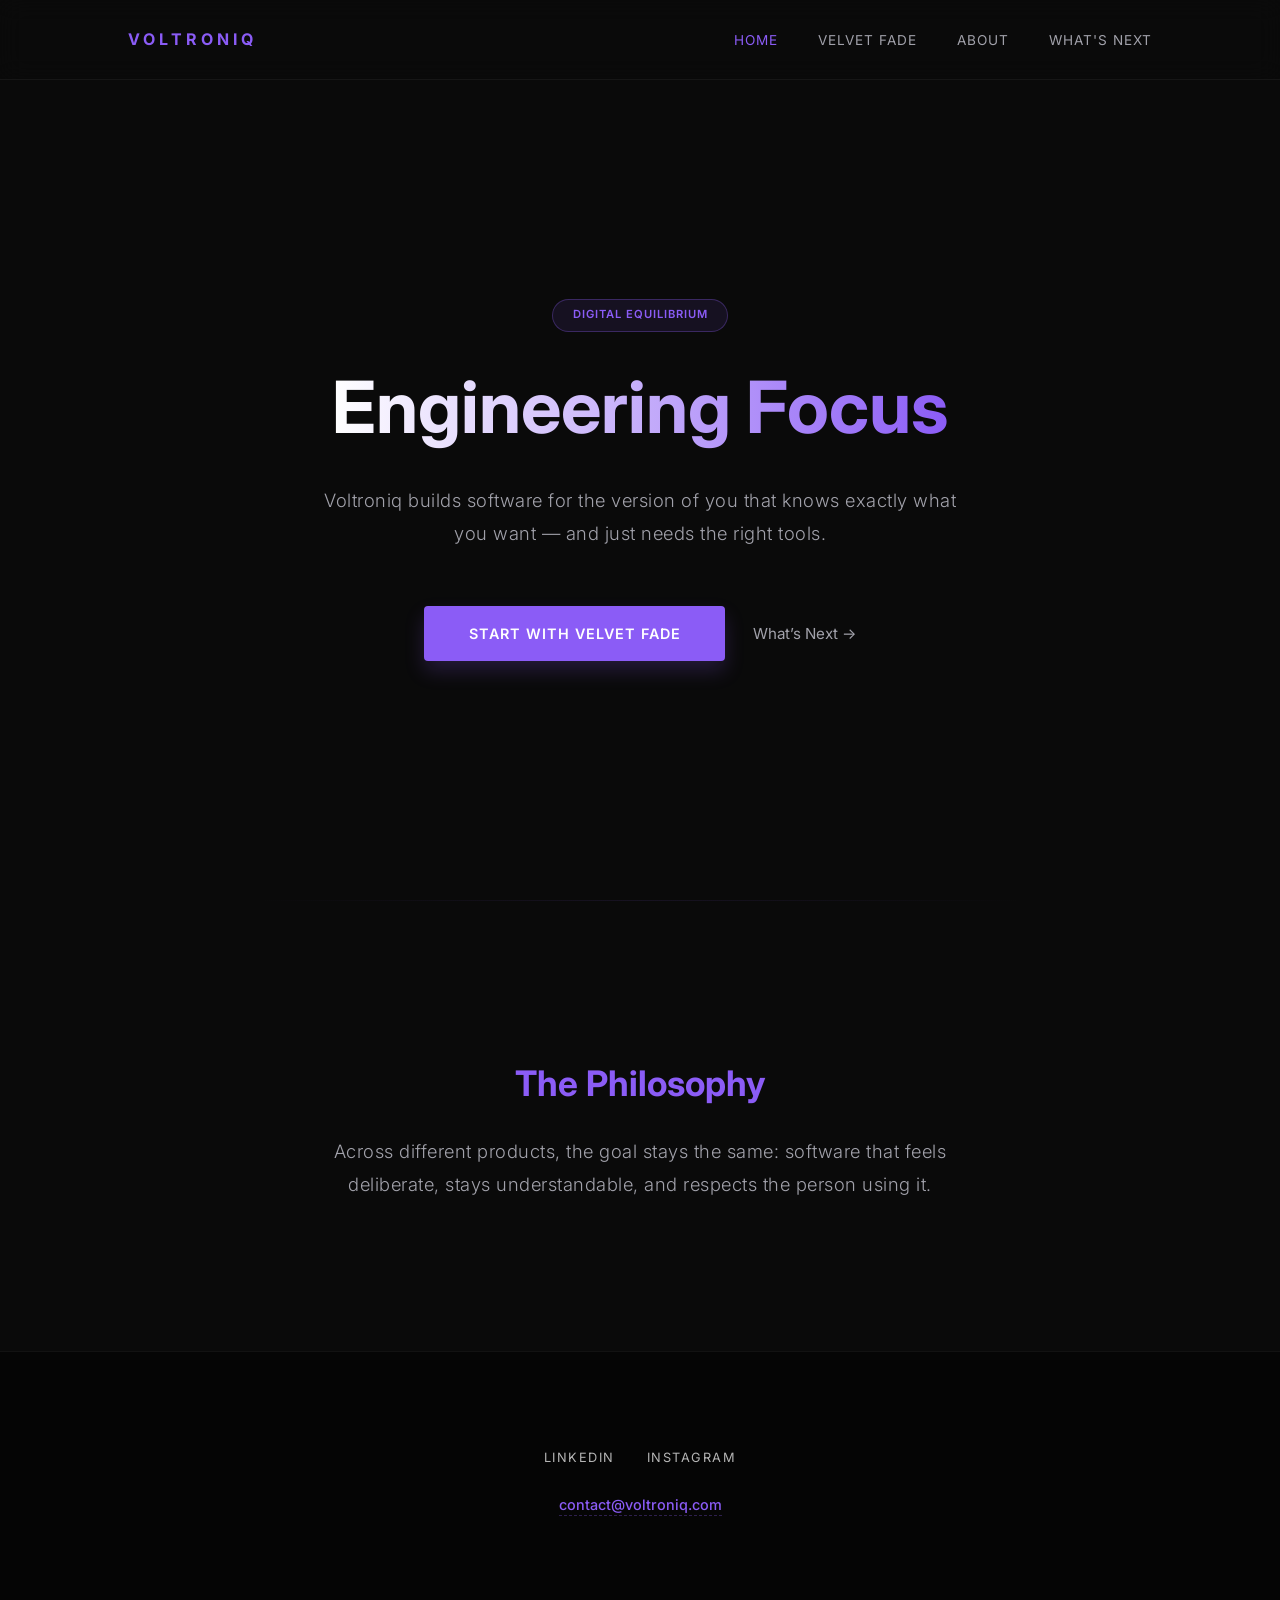
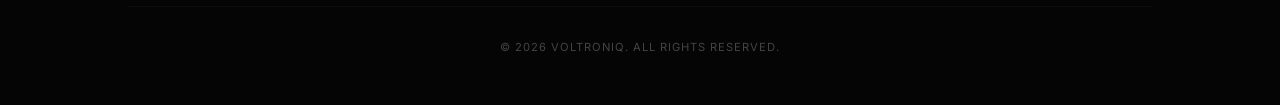
<file: index.html>
<!DOCTYPE html>
<html lang="en">
<head>
    <meta charset="UTF-8">
    <meta name="viewport" content="width=device-width, initial-scale=1.0">
    <title>Voltroniq | Digital Equilibrium</title>
    <meta name="description" content="Voltroniq builds software for clarity, control, and deliberate use.">
    <link rel="stylesheet" href="style.css">
    <link href="https://fonts.googleapis.com/css2?family=Inter:wght@300;400;700&display=swap" rel="stylesheet">
</head>
<body>
    <nav class="navbar">
        <div class="logo">VOLTRONIQ</div>
        <ul class="nav-links">
            <li><a href="/" class="active">Home</a></li>
            <li><a href="VelvetFade.html">Velvet Fade</a></li>
            <li><a href="about.html">About</a></li>
            <li><a href="next.html">What's Next</a></li>
        </ul>
    </nav>

    <header class="hero">
        <div class="hero-content">
            <div class="badge">Digital Equilibrium</div>
            
            <h1 class="glitch">Engineering Focus</h1>
            
            <p class="mission-text">
                Voltroniq builds software for the version of you that knows exactly
                what you want — and just needs the right tools.
            </p>
            
            <div class="hero-actions">
                <a href="VelvetFade.html" class="cta-button">Start with Velvet Fade</a>
                <a href="next.html" class="secondary-cta">What’s Next</a>
            </div>
        </div>
    </header>

    <div style="height: 1px; background: linear-gradient(to right, transparent, var(--accent), transparent); opacity: 0.1; width: 60%; margin: 0 auto;"></div>

    <section id="philosophy" class="hero" style="min-height: 50vh;">
        <div class="hero-content">
            <h2 style="font-size: 2.2rem; margin-bottom: 1.5rem; color: var(--accent);">The Philosophy</h2>
            <p class="mission-text">
                Across different products, the goal stays the same: software that feels deliberate, stays understandable, and respects the person using it.
            </p>
        </div>
    </section>

    <footer class="main-footer">
        <div class="footer-content">
            
            <div class="social-links">
                <a href="https://www.linkedin.com/company/voltroniq" target="_blank">LinkedIn</a>
                <a href="https://www.instagram.com/voltroniq" target="_blank">Instagram</a>
            </div>

            <div class="footer-contact">
                <a href="mailto:contact@voltroniq.com" class="email-link">contact@voltroniq.com</a>
            </div>

            <div class="footer-bottom">
                <p>&copy; 2026 Voltroniq. All rights reserved.</p>
            </div>
        </div>
    </footer>

    <script src="script.js"></script>
</body>
</html>
</file>
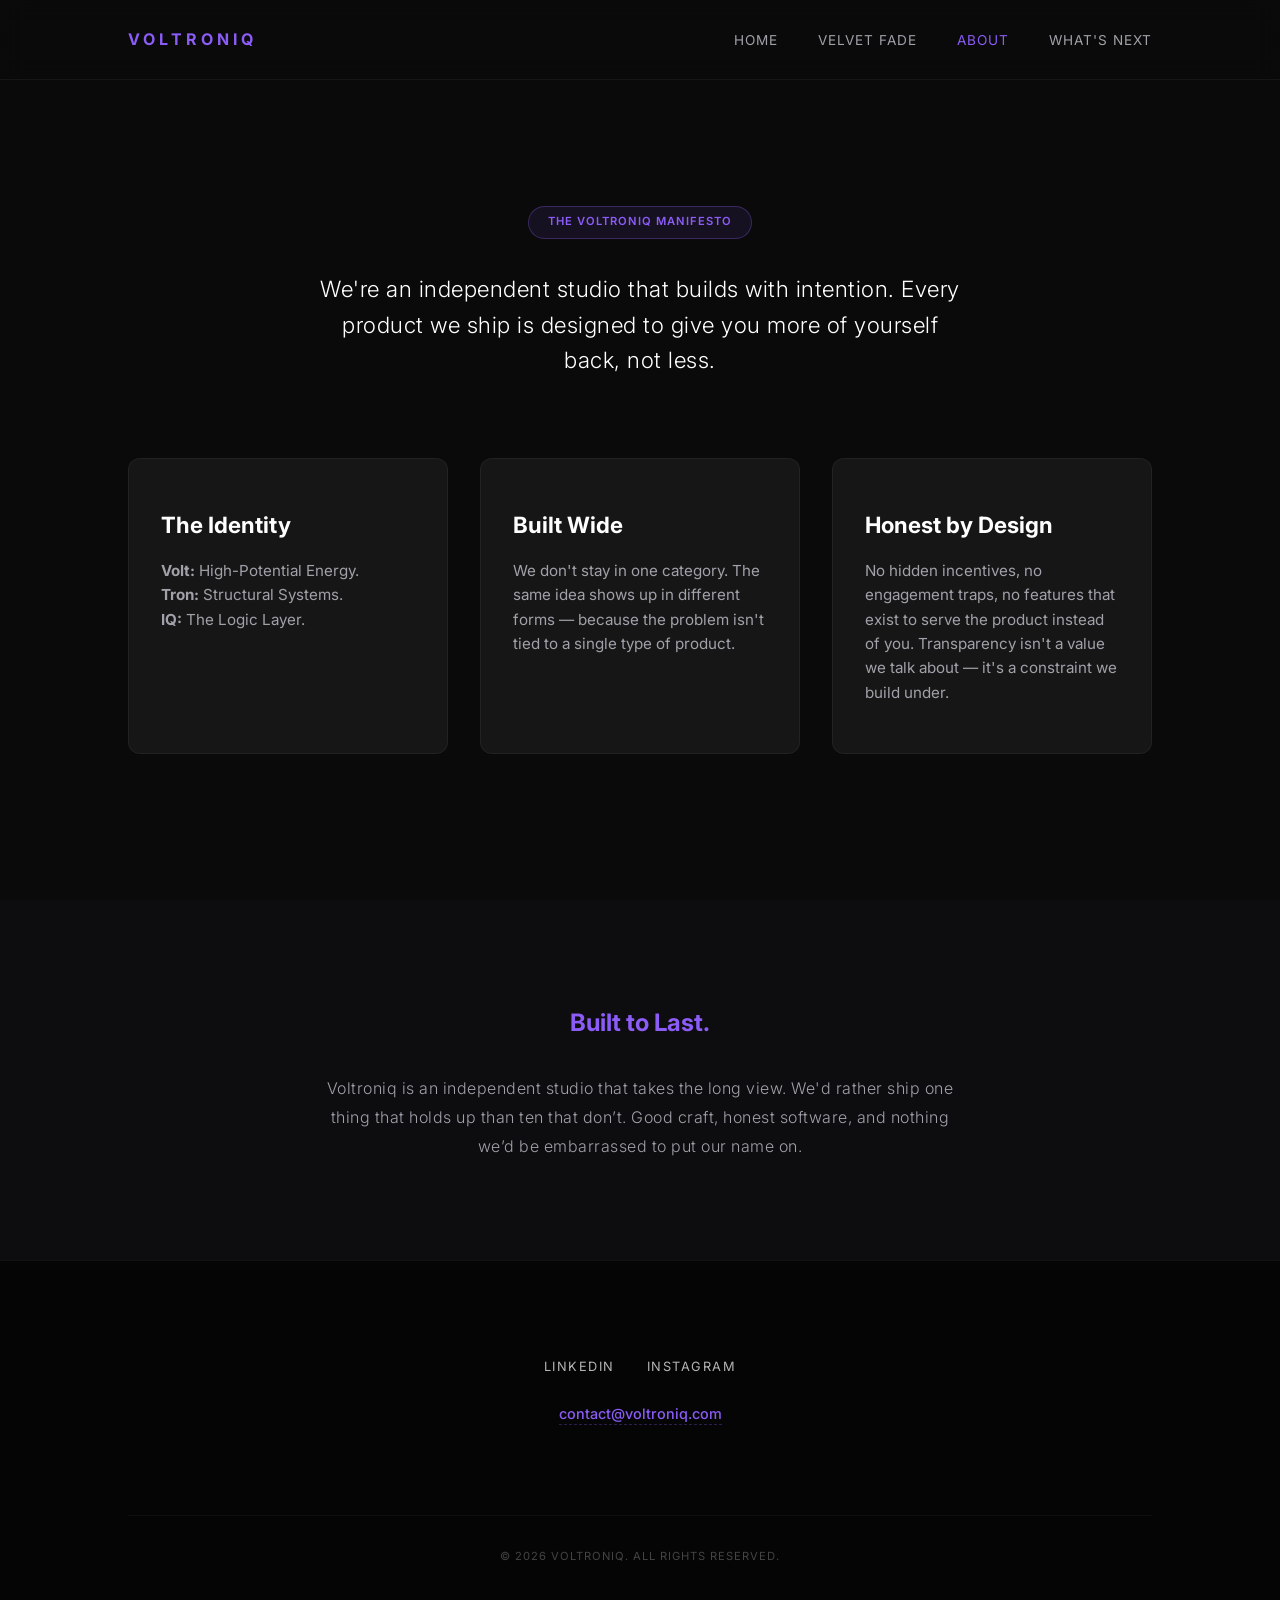
<file: about.html>
<!DOCTYPE html>
<html lang="en">
<head>
    <meta charset="UTF-8">
    <meta name="viewport" content="width=device-width, initial-scale=1.0">
    <title>About | Voltroniq</title>
    <meta name="description" content="Voltroniq is an independent studio taking the long view on software, craft, and user control.">
    <link rel="stylesheet" href="style.css">
    <link href="https://fonts.googleapis.com/css2?family=Inter:wght@300;400;700&display=swap" rel="stylesheet">
</head>
<body>
    <nav class="navbar">
        <div class="logo">VOLTRONIQ</div>
        <ul class="nav-links">
            <li><a href="/">Home</a></li>
            <li><a href="VelvetFade.html">Velvet Fade</a></li>
            <li><a href="about.html" class="active">About</a></li>
            <li><a href="next.html">What's Next</a></li>
        </ul>
    </nav>

    <header class="app-hero">
        <div class="container">
            <div class="badge">The Voltroniq Manifesto</div>
            <p class="mission-text">
                We're an independent studio that builds with intention.
                Every product we ship is designed to give you more of yourself back, not less.
            </p>

            <div class="features-grid">
                <div class="feature-card">
                    <h3>The Identity</h3>
                    <p>
                        <strong>Volt:</strong> High-Potential Energy.<br>
                        <strong>Tron:</strong> Structural Systems.<br>
                        <strong>IQ:</strong> The Logic Layer.
                    </p>
                </div>
                <div class="feature-card">
                    <h3>Built Wide</h3>
                    <p>We don't stay in one category. The same idea shows up in different forms — because the problem isn't tied to a single type of product.</p>
                </div>
                <div class="feature-card">
                    <h3>Honest by Design</h3>
                    <p>No hidden incentives, no engagement traps, no features that exist to serve the product instead of you. Transparency isn't a value we talk about — it's a constraint we build under.</p>
                </div>
            </div>
        </div>
    </header>

    <section class="hero" style="min-height: 40vh; background: rgba(139, 92, 246, 0.02);">
        <div class="hero-content">
            <h2 style="margin-bottom: 2rem; color: var(--accent);">Built to Last.</h2>
            <p class="mission-text" style="font-size: 1rem;">
                Voltroniq is an independent studio that takes the long view.
                We'd rather ship one thing that holds up than ten that don’t.
                Good craft, honest software, and nothing we’d be embarrassed to put our name on.
            </p>
        </div>
    </section>

    <footer class="main-footer">
        <div class="footer-content">
            
            <div class="social-links">
                <a href="https://www.linkedin.com/company/voltroniq" target="_blank">LinkedIn</a>
                <a href="https://www.instagram.com/voltroniq" target="_blank">Instagram</a>
            </div>

            <div class="footer-contact">
                <a href="mailto:contact@voltroniq.com" class="email-link">contact@voltroniq.com</a>
            </div>

            <div class="footer-bottom">
                <p>&copy; 2026 Voltroniq. All rights reserved.</p>
            </div>
        </div>
    </footer>

    <script src="script.js"></script>
</body>
</html>
</file>
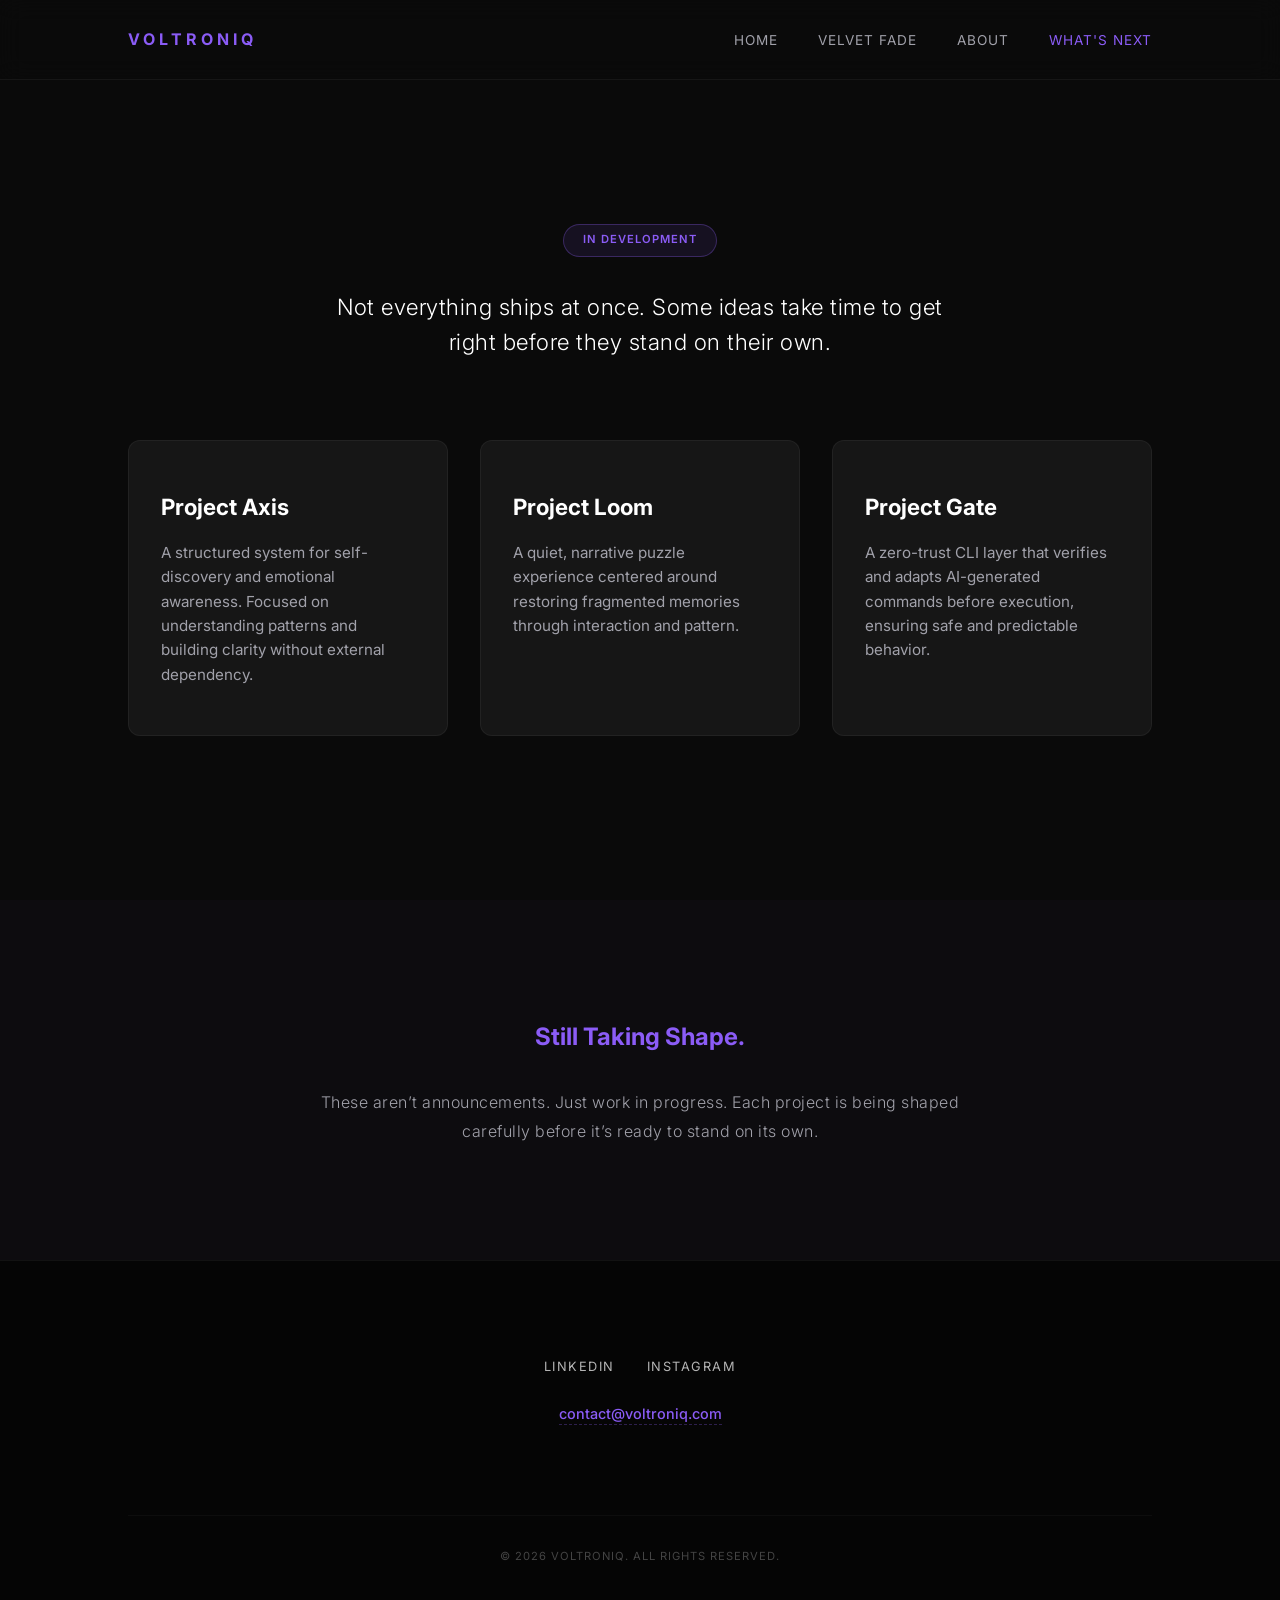
<file: next.html>
<!DOCTYPE html>
<html lang="en">
<head>
    <meta charset="UTF-8">
    <meta name="viewport" content="width=device-width, initial-scale=1.0">
    <title>What's Next</title>
    <meta name="description" content="A look at what Voltroniq is building next across helpful, play, and technical workflows.">
    <link rel="stylesheet" href="style.css">
    <link href="https://fonts.googleapis.com/css2?family=Inter:wght@300;400;700&display=swap" rel="stylesheet">
</head>
<body>
    <nav class="navbar">
        <div class="logo">VOLTRONIQ</div>
        <ul class="nav-links">
            <li><a href="/">Home</a></li>
            <li><a href="VelvetFade.html">Velvet Fade</a></li>
            <li><a href="about.html">About</a></li>
            <li><a href="next.html" class="active">What's Next</a></li>
        </ul>
    </nav>

    <header class="app-hero">
        <div class="container">
            <div class="badge">In Development</div>
            <p class="mission-text">
                Not everything ships at once.
                Some ideas take time to get right before they stand on their own.
            </p>

            <div class="features-grid">
                <div class="feature-card">
                    <h3>Project Axis</h3>
                    <p>
                        A structured system for self-discovery and emotional awareness.
                        Focused on understanding patterns and building clarity without external dependency.
                    </p>
                </div>

                <div class="feature-card">
                    <h3>Project Loom</h3>
                    <p>
                        A quiet, narrative puzzle experience centered around restoring
                        fragmented memories through interaction and pattern.
                    </p>
                </div>

                <div class="feature-card">
                    <h3>Project Gate</h3>
                    <p>
                        A zero-trust CLI layer that verifies and adapts AI-generated commands
                        before execution, ensuring safe and predictable behavior.
                    </p>
                </div>
            </div>
        </div>
    </header>

    <section class="hero" style="min-height: 40vh; background: rgba(139, 92, 246, 0.02);">
        <div class="hero-content">
            <h2 style="margin-bottom: 2rem; color: var(--accent);">Still Taking Shape.</h2>
            <p class="mission-text" style="font-size: 1rem;">
                These aren’t announcements.
                Just work in progress.
                Each project is being shaped carefully before it’s ready to stand on its own.
            </p>
        </div>
    </section>

    <footer class="main-footer">
        <div class="footer-content">
            
            <div class="social-links">
                <a href="https://www.linkedin.com/company/voltroniq" target="_blank">LinkedIn</a>
                <a href="https://www.instagram.com/voltroniq" target="_blank">Instagram</a>
            </div>

            <div class="footer-contact">
                <a href="mailto:contact@voltroniq.com" class="email-link">contact@voltroniq.com</a>
            </div>

            <div class="footer-bottom">
                <p>&copy; 2026 Voltroniq. All rights reserved.</p>
            </div>
        </div>
    </footer>

    <script src="script.js"></script>
</body>
</html>
</file>
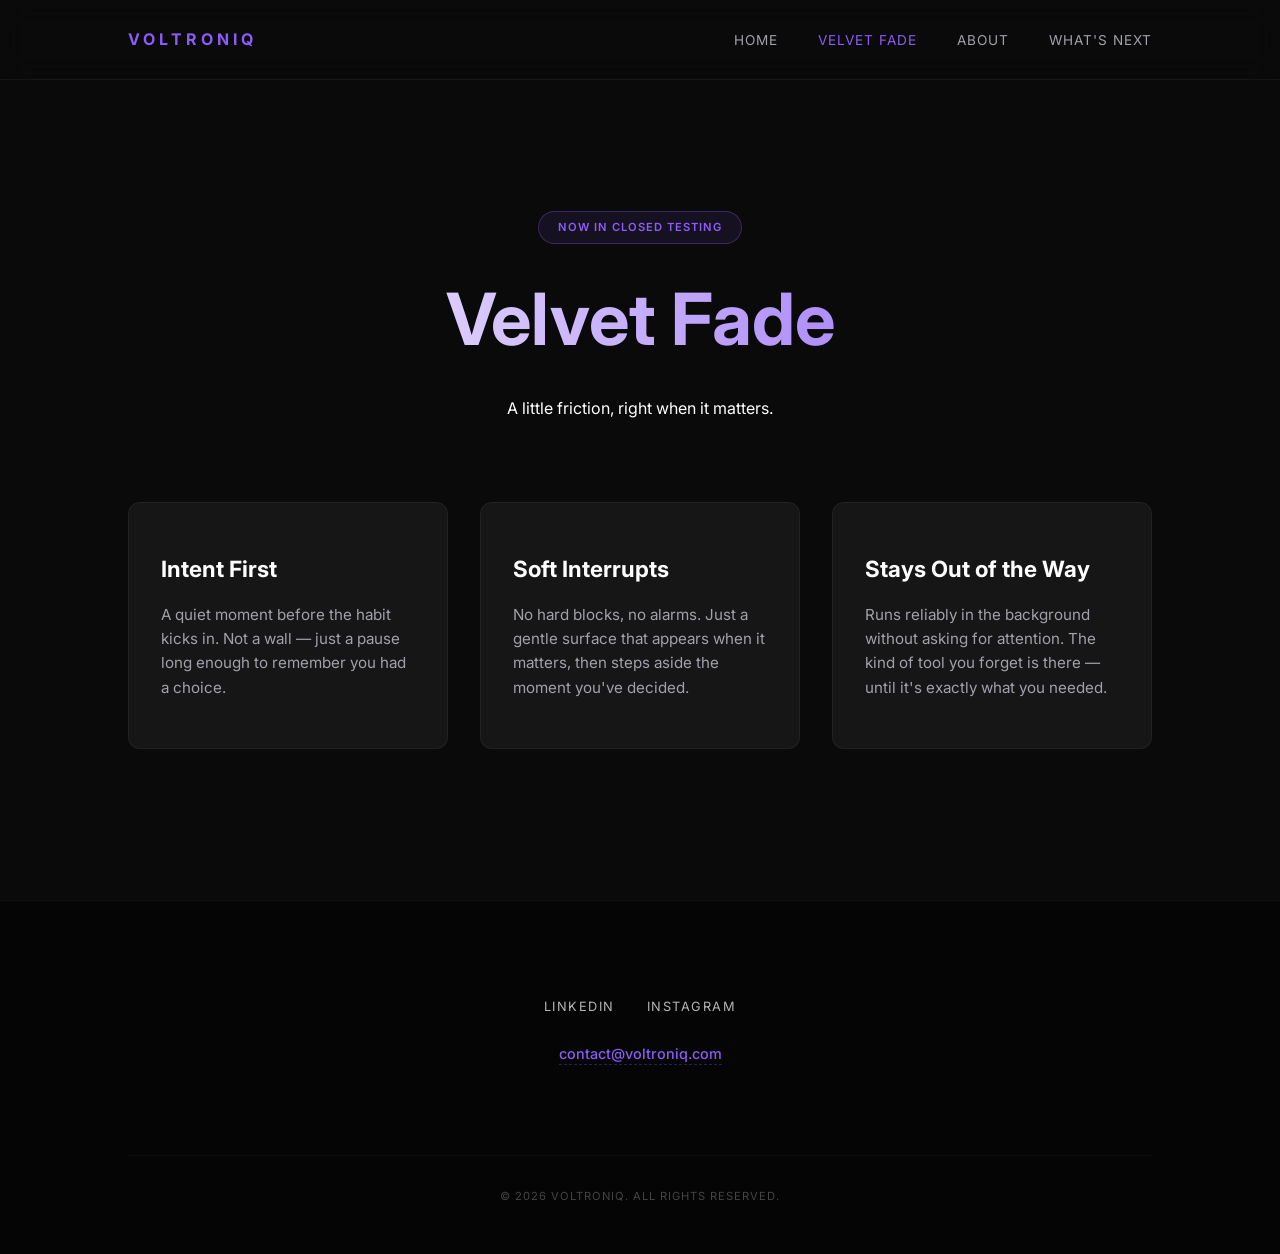
<file: VelvetFade.html>
<!DOCTYPE html>
<html lang="en">
<head>
    <meta charset="UTF-8">
    <meta name="viewport" content="width=device-width, initial-scale=1.0">
    <title>Velvet Fade | Stop Doomscroll</title>
    <meta name="description" content="Velvet Fade is Voltroniq’s first product, available on the Google Store and shaped by real use.">
    <link rel="stylesheet" href="style.css">
    <link href="https://fonts.googleapis.com/css2?family=Inter:wght@300;400;700&display=swap" rel="stylesheet">
</head>
<body>
    <nav class="navbar">
        <div class="logo">VOLTRONIQ</div>
        <ul class="nav-links">
            <li><a href="/">Home</a></li>
            <li><a href="VelvetFade.html" class="active">Velvet Fade</a></li>
            <li><a href="about.html">About</a></li>
            <li><a href="next.html">What's Next</a></li>
        </ul>
    </nav>

    <section class="app-hero">
        <div class="container">
            <div class="badge">NOW IN CLOSED TESTING</div>
            <h1>Velvet Fade</h1>
            <p class="subtitle">A little friction, right when it matters.</p>
            
            <div class="features-grid">
                <div class="feature-card">
                    <h3>Intent First</h3>
                    <p>A quiet moment before the habit kicks in. Not a wall — just a pause long enough to remember you had a choice.</p>
                </div>
                <div class="feature-card">
                    <h3>Soft Interrupts</h3>
                    <p>No hard blocks, no alarms. Just a gentle surface that appears when it matters, then steps aside the moment you've decided.</p>
                </div>
                <div class="feature-card">
                    <h3>Stays Out of the Way</h3>
                    <p>Runs reliably in the background without asking for attention. The kind of tool you forget is there — until it's exactly what you needed.</p>
                </div>
            </div>
        </div>
    </section>

    <footer class="main-footer">
        <div class="footer-content">
            
            <div class="social-links">
                <a href="https://www.linkedin.com/company/voltroniq" target="_blank">LinkedIn</a>
                <a href="https://www.instagram.com/voltroniq" target="_blank">Instagram</a>
            </div>

            <div class="footer-contact">
                <a href="mailto:contact@voltroniq.com" class="email-link">contact@voltroniq.com</a>
            </div>

            <div class="footer-bottom">
                <p>&copy; 2026 Voltroniq. All rights reserved.</p>
            </div>
        </div>
    </footer>

    <script src="script.js"></script>
</body>
</html>
</file>
<file: style.css>
/* VOLTRONIQ CORE STYLESHEET 
    Aesthetic: Dark Mode Tech / Velvet Modern
*/

:root {
    --bg: #0a0a0a;
    --card-bg: #161616;
    --accent: #8b5cf6; /* Velvet Purple */
    --text-main: #ffffff;
    --text-dim: #a1a1aa;
    --nav-height: 80px;
}

* {
    margin: 0;
    padding: 0;
    box-sizing: border-box;
}

body {
    font-family: 'Inter', -apple-system, BlinkMacSystemFont, sans-serif;
    background-color: var(--bg);
    color: var(--text-main);
    line-height: 1.6;
    overflow-x: hidden;
}

/* --- NAVIGATION --- */
.navbar {
    display: flex;
    justify-content: space-between;
    align-items: center;
    padding: 0 10%;
    height: var(--nav-height);
    background: rgba(10, 10, 10, 0.8);
    backdrop-filter: blur(12px);
    -webkit-backdrop-filter: blur(12px);
    position: fixed;
    top: 0;
    width: 100%;
    z-index: 1000;
    border-bottom: 1px solid rgba(255, 255, 255, 0.05);
}

.logo {
    font-weight: 700;
    letter-spacing: 4px;
    color: var(--accent);
    text-transform: uppercase;
}

.nav-links {
    display: flex;
    list-style: none;
}

.nav-links li {
    margin-left: 2.5rem;
}

.nav-links a {
    text-decoration: none;
    color: var(--text-dim);
    transition: 0.3s cubic-bezier(0.4, 0, 0.2, 1);
    font-size: 0.85rem;
    text-transform: uppercase;
    letter-spacing: 1px;
}

.nav-links a:hover, .nav-links a.active {
    color: var(--accent);
}

/* --- HERO & LAYOUT --- */
.hero, .app-hero {
    min-height: 100vh;
    display: flex;
    flex-direction: column;
    align-items: center;
    justify-content: center;
    text-align: center;
    padding: 100px 10% 40px 10%;
}

.hero-content {
    max-width: 900px;
    display: flex;
    flex-direction: column;
    align-items: center;
}

.app-hero .mission-text {
    font-size: 1.4rem; /* Slightly larger than the standard 1.15rem */
    line-height: 1.6;
    color: #ffffff;    /* Brighter white to command attention */
}

/* --- TYPOGRAPHY --- */
h1 {
    font-size: clamp(2.5rem, 8vw, 4.5rem);
    margin-bottom: 1.5rem;
    font-weight: 700;

    line-height: 1.2;
    padding-bottom: 10px;
    overflow: visible;

    background: linear-gradient(to right, #ffffff, var(--accent));
    -webkit-background-clip: text;
    background-clip: text;
    -webkit-text-fill-color: transparent;
    color: transparent;
}

.mission-text {
    max-width: 650px;
    font-size: 1.15rem;
    color: var(--text-dim);
    margin-bottom: 3.5rem;
    
    margin-left: auto;
    margin-right: auto;
    
    text-align: center; 
    
    letter-spacing: 0.5px;
    font-weight: 300;
    line-height: 1.8;
}

/* --- BUTTONS --- */
.cta-button {
    display: inline-block;
    padding: 1rem 2.8rem;
    background: var(--accent);
    color: #fff;
    text-decoration: none;
    border-radius: 4px;
    font-weight: 600;
    font-size: 0.9rem;
    text-transform: uppercase;
    letter-spacing: 1px;
    box-shadow: 0 10px 20px rgba(139, 92, 246, 0.2);
    transition: all 0.4s ease;
}

.cta-button:hover {
    transform: translateY(-3px);
    box-shadow: 0 15px 30px rgba(139, 92, 246, 0.4);
    filter: brightness(1.1);
}

.secondary-cta {
    margin-left: 1.5rem;
    font-size: 0.95rem;
    color: var(--text-dim);
    text-decoration: none;
    position: relative;
    transition: all 0.3s ease;
}

.secondary-cta::after {
    content: " →";
    transition: transform 0.3s ease;
}

.secondary-cta:hover {
    color: var(--accent);
}

.secondary-cta:hover::after {
    transform: translateX(4px);
}

/* --- APP PAGE FEATURES --- */
.container {
    max-width: 1200px;
    width: 100%;
}

.badge {
    display: inline-block;
    padding: 0.4rem 1.2rem;
    background: rgba(139, 92, 246, 0.1);
    color: var(--accent);
    border: 1px solid rgba(139, 92, 246, 0.3);
    border-radius: 50px;
    font-size: 0.7rem;
    font-weight: 600;
    letter-spacing: 1px;
    margin-bottom: 2rem;
    text-transform: uppercase;
}

.features-grid {
    display: grid;
    grid-template-columns: repeat(auto-fit, minmax(300px, 1fr));
    gap: 2rem;
    margin-top: 5rem;
    width: 100%;
}

.feature-card {
    background: var(--card-bg);
    padding: 3rem 2rem;
    border-radius: 12px;
    border: 1px solid rgba(255, 255, 255, 0.05);
    text-align: left;
    transition: all 0.4s ease;
}

.feature-card:hover {
    border-color: var(--accent);
    transform: translateY(-8px);
    background: rgba(22, 22, 22, 0.8);
}

.feature-card h3 {
    margin-bottom: 1rem;
    font-size: 1.4rem;
    color: #fff;
}

.feature-card p {
    color: var(--text-dim);
    font-size: 0.95rem;
    line-height: 1.6;
}

/* --- FOOTER STYLES --- */
.main-footer {
    padding: 6rem 10% 3rem 10%;
    background: #050505; /* Slightly darker than main bg for depth */
    border-top: 1px solid rgba(255, 255, 255, 0.05);
    text-align: center;
}

.footer-content {
    max-width: 1200px;
    margin: 0 auto;
    display: flex;
    flex-direction: column;
    align-items: center;
    gap: 1.5rem;
}

.social-links {
    display: flex;
    gap: 2rem;
}

.social-links a {
    text-decoration: none;
    color: var(--text-main);
    font-size: 0.8rem;
    text-transform: uppercase;
    letter-spacing: 1.5px;
    transition: color 0.3s ease;
    opacity: 0.7;
}

.social-links a:hover {
    color: var(--accent);
    opacity: 1;
}

.email-link {
    text-decoration: none;
    color: var(--accent);
    font-size: 0.9rem;
    font-weight: 500;
    border-bottom: 1px dashed rgba(139, 92, 246, 0.3);
    padding-bottom: 2px;
    transition: 0.3s;
}

.email-link:hover {
    border-bottom-color: var(--accent);
}

.footer-bottom {
    margin-top: 4rem;
    padding-top: 2rem;
    border-top: 1px solid rgba(255, 255, 255, 0.03);
    width: 100%;
}

.footer-bottom p {
    color: #444;
    font-size: 0.7rem;
    text-transform: uppercase;
    letter-spacing: 1px;
}

/* --- RESPONSIVENESS --- */
@media (max-width: 768px) {
    .navbar {
        padding: 0 5%;
    }
    
    .nav-links li {
        margin-left: 1.2rem;
    }

    .hero, .app-hero {
        padding: 120px 5% 60px 5%;
    }

    .mission-text {
        font-size: 1rem;
    }
}

@media (max-width: 480px) {
    .social-links {
        gap: 1.2rem;
        flex-wrap: wrap;
        justify-content: center;
    }
}
</file>
